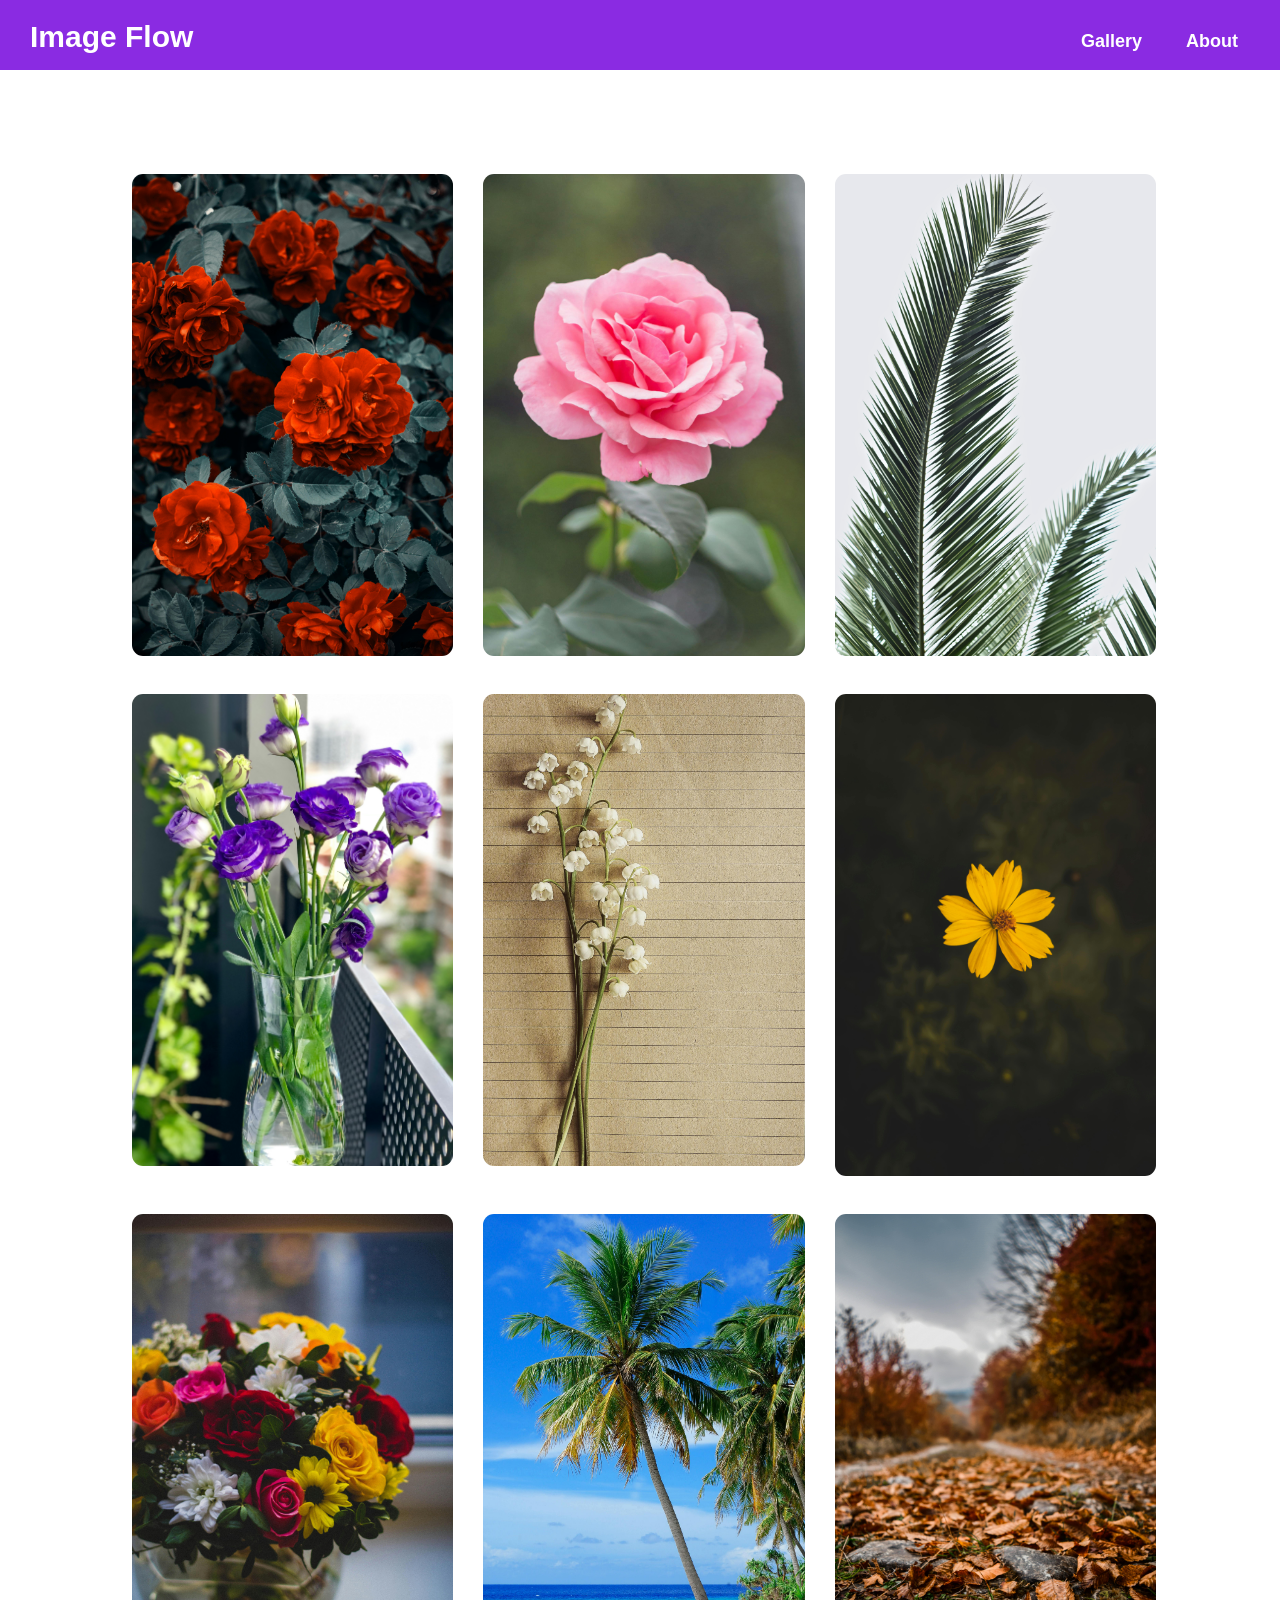
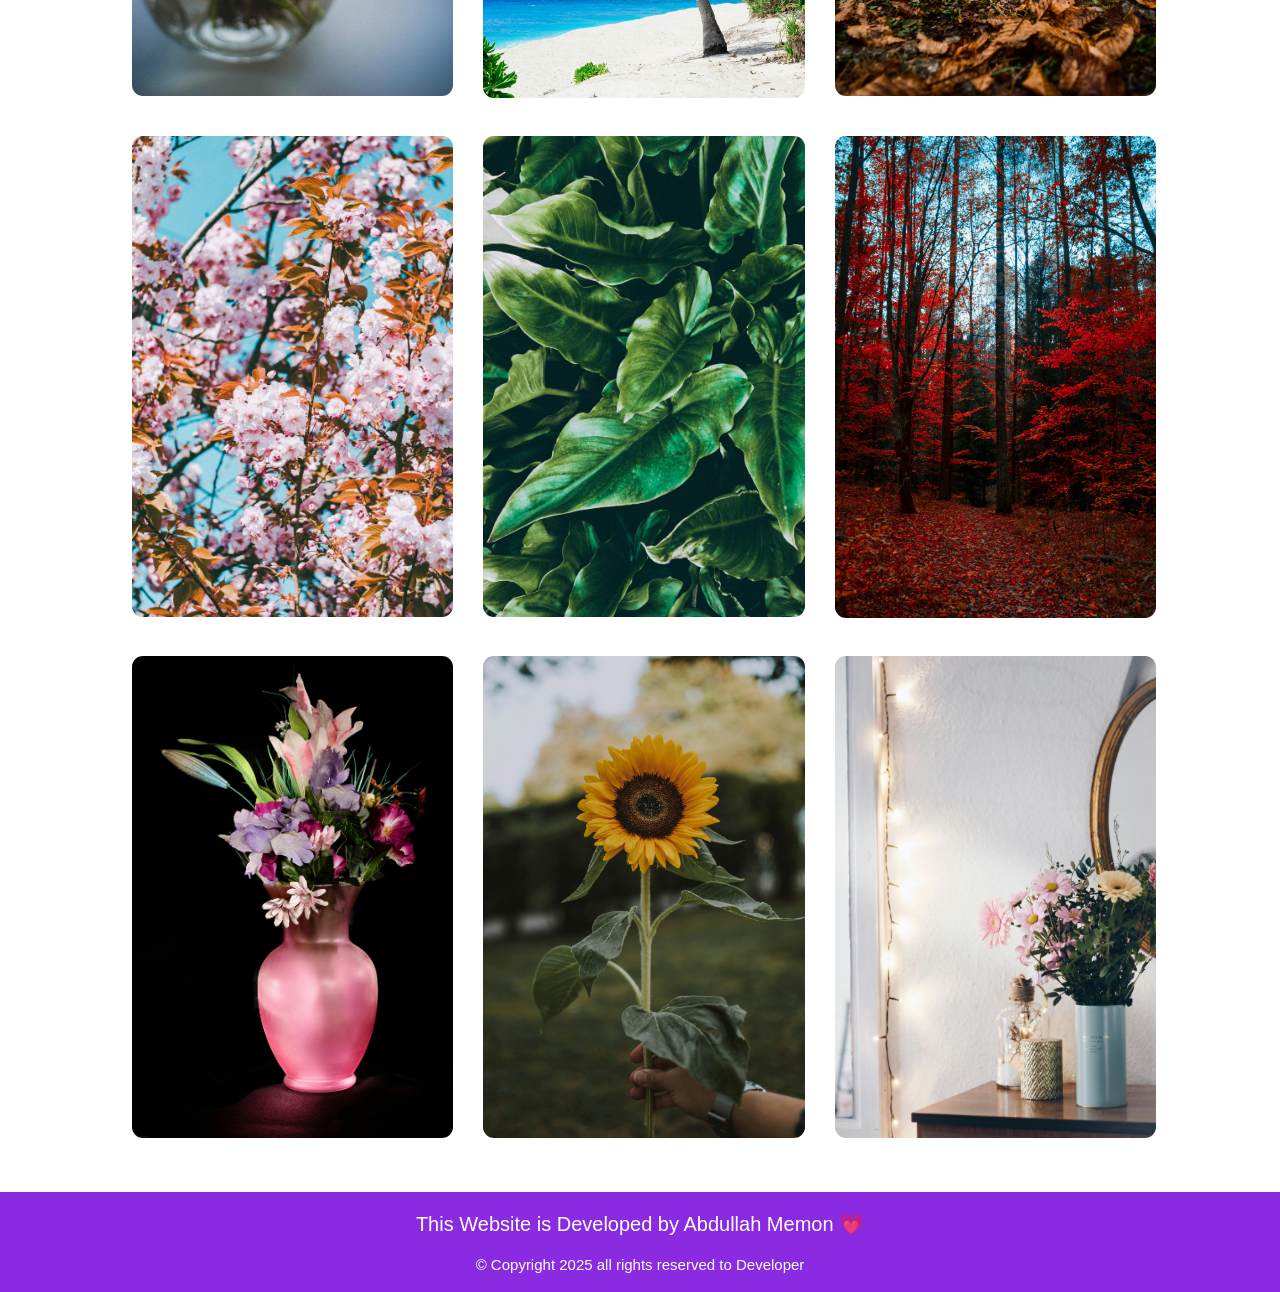
<file: index.html>
<!DOCTYPE html>
<html lang="en">

<head>
    <meta charset="UTF-8">
    <meta name="viewport" content="width=device-width, initial-scale=1.0">

    <link rel="stylesheet" href="style.css">

    <title> Image Flow </title>
</head>

<body>

    <div class="navContainer">
        <div class="logo">
            <a href="index.html">Image Flow</a>
        </div>
        <div class="navItems" id="navItems">
            <ul>
                <li><a href="index.html">Gallery</a></li>
                <li><a href="about.html">About</a></li>
            </ul>
        </div>
    </div>

    <div class="full-image" id="fullImageBox">
        <img src="images/1 (1).jpg" id="fullImage">
        <span onclick="closeFullImage()">X</span>
        <a id="downloadBtn" href="" download>
            <button>Download</button>
        </a>
    </div>

    <div class="image-gallery">
        <img src="images/1 (1).jpg" onclick="openFullImage(this.src)">
        <img src="images/1 (4).jpg" onclick="openFullImage(this.src)">
        <img src="images/1 (5).jpg" onclick="openFullImage(this.src)">
        <img src="images/1 (6).jpg" onclick="openFullImage(this.src)">
        <img src="images/1 (7).jpg" onclick="openFullImage(this.src)">
        <img src="images/1 (8).jpg" onclick="openFullImage(this.src)">
        <img src="images/1 (9).jpg" onclick="openFullImage(this.src)">
        <img src="images/1 (11).jpg" onclick="openFullImage(this.src)">
        <img src="images/1 (13).jpg" onclick="openFullImage(this.src)">
        <img src="images/1 (14).jpg" onclick="openFullImage(this.src)">
        <img src="images/1 (15).jpg" onclick="openFullImage(this.src)">
        <img src="images/1 (16).jpg" onclick="openFullImage(this.src)">
        <img src="images/2 (1).jpg" onclick="openFullImage(this.src)">
        <img src="images/2 (2).jpg" onclick="openFullImage(this.src)">
        <img src="images/2 (3).jpg" onclick="openFullImage(this.src)">
    </div>

    <footer>
        <div class="footerContainer">
            <p class="text"> This Website is Developed by Abdullah Memon &#128151 </p>
            <p class="copyText"> &#169 Copyright 2025 all rights reserved to Developer</p>
        </div>
    </footer>

    <script src="script.js"> </script>



</body>

</html>
</file>
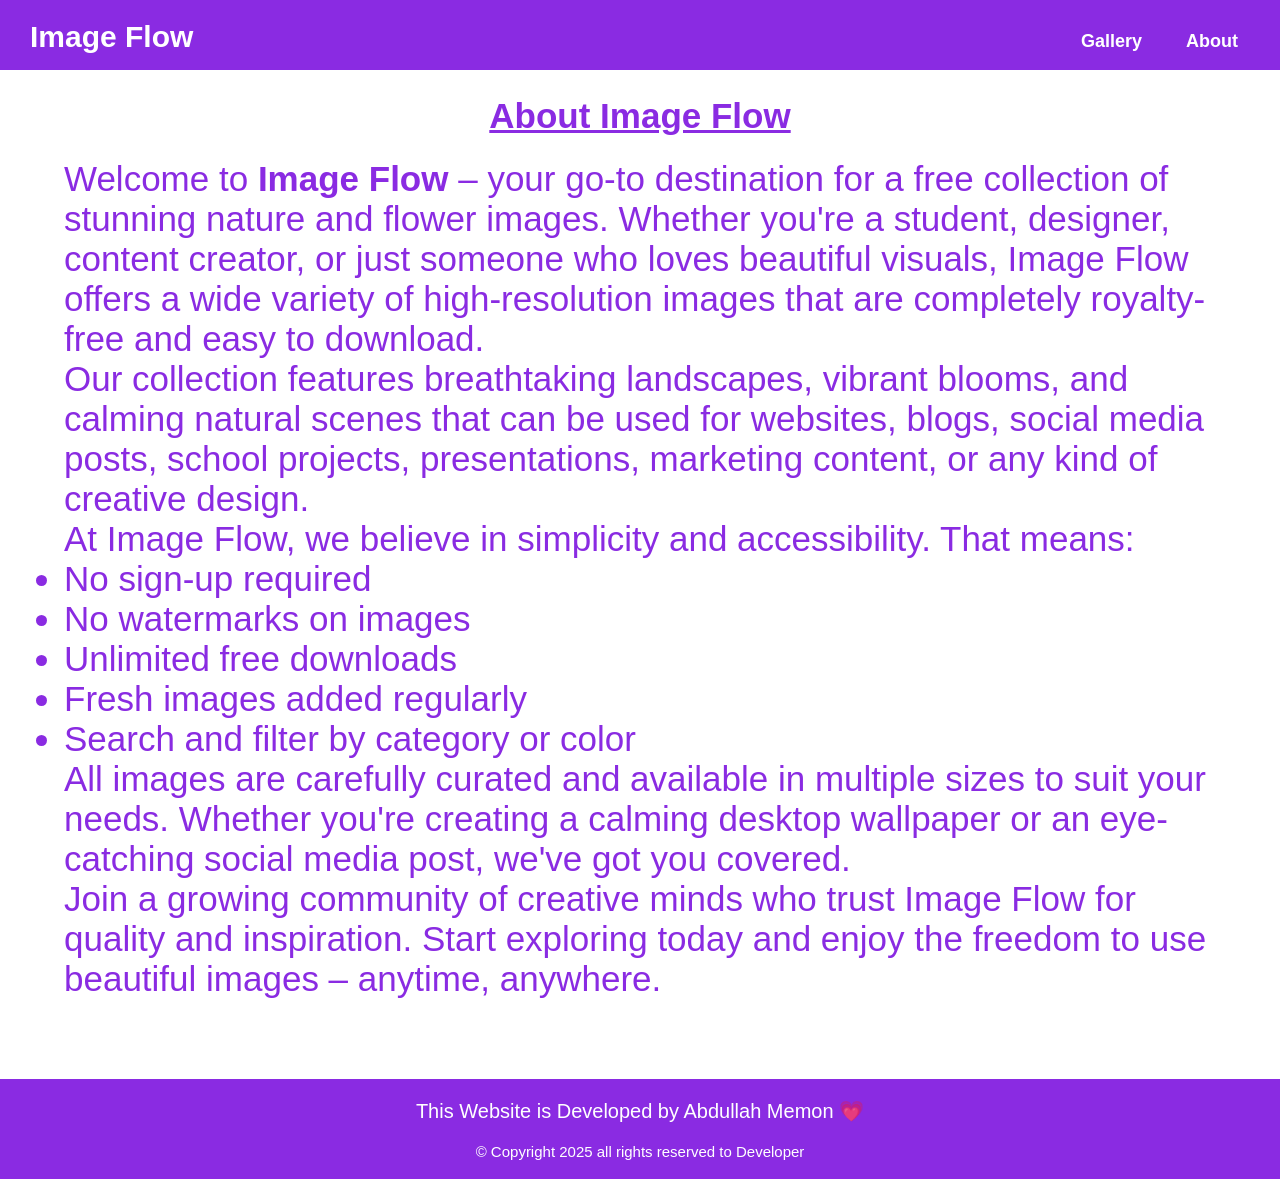
<file: about.html>
<!DOCTYPE html>
<html lang="en">

<head>
    <meta charset="UTF-8">
    <meta name="viewport" content="width=device-width, initial-scale=1.0">

    <link rel="stylesheet" href="style.css">

    <title> Image Flow </title>
</head>

<body>


    <div class="navContainer">
        <div class="logo">
            <a href="index.html">Image Flow</a>
        </div>
        <div class="navItems" id="navItems">
            <ul>
                <li><a href="index.html">Gallery</a></li>
                <li><a href="about.html">About</a></li>
            </ul>
        </div>
    </div>

    <div class="about-section">
        <h2>About Image Flow</h2>
        <p>
            Welcome to <strong>Image Flow</strong> – your go-to destination for a free collection of stunning nature and
            flower images.
            Whether you're a student, designer, content creator, or just someone who loves beautiful visuals, Image Flow
            offers a wide variety of high-resolution images that are completely royalty-free and easy to download.
        </p>
        <p>
            Our collection features breathtaking landscapes, vibrant blooms, and calming natural scenes that can be used
            for websites, blogs, social media posts, school projects, presentations, marketing content, or any kind of
            creative design.
        </p>
        <p>
            At Image Flow, we believe in simplicity and accessibility. That means:
        </p>
        <ul>
            <li>No sign-up required</li>
            <li>No watermarks on images</li>
            <li>Unlimited free downloads</li>
            <li>Fresh images added regularly</li>
            <li>Search and filter by category or color</li>
        </ul>
        <p>
            All images are carefully curated and available in multiple sizes to suit your needs. Whether you're creating
            a calming desktop wallpaper or an eye-catching social media post, we've got you covered.
        </p>
        <p>
            Join a growing community of creative minds who trust Image Flow for quality and inspiration. Start exploring
            today and enjoy the freedom to use beautiful images – anytime, anywhere.
        </p>

    </div>

    <br><br>
    <footer>
        <div class="footerContainer">
            <p class="text"> This Website is Developed by Abdullah Memon &#128151 </p>
            <p class="copyText"> &#169 Copyright 2025 all rights reserved to Developer</p>
        </div>
    </footer>


    <script src="script.js"> </script>


</body>

</html>
</file>
<file: style.css>
* {
    margin: 0;
    padding: 0;
    font-family: sans-serif;
    font-size: 35px;
    text-decoration: none;
}

.navContainer {
    display: flex;
    justify-content: space-between;
    align-items: center;
    background-color: blueviolet;
    padding: 15px 30px;
    flex-wrap: wrap;
}

.logo a {
    color: white;
    font-size: 30px;
    font-weight: bold;
}

.navItems ul {
    list-style: none;
    display: flex;
    gap: 20px;
}

.navItems ul li a {
    color: white;
    font-size: 18px;
    font-weight: bold;
    padding: 8px 12px;
}

.navItems ul li a:hover {
    background-color: wheat;
    color: black;
    border-radius: 10px;
}

@media (max-width: 768px) {
    .navContainer {
        flex-direction: column;
        align-items: center;
        padding: 10px 15px;
    }

    .navItems {
        display: block;
        width: 100%;
    }

    .navItems ul {
        flex-direction: column;
        align-items: center;
        gap: 15px;
    }

    .navItems ul li a {
        font-size: 16px;
        padding: 8px;
    }
}

.image-gallery {
    width: 80%;
    margin: 100px auto 50px;
    display: grid;
    grid-template-columns: repeat(auto-fit, minmax(250px, 1fr));
    grid-gap: 30px;
}

@keyframes glowBorder {
    0% {
        border-color: #cdb4db;
        box-shadow: 0 0 15px #cdb4db;
    }

    25% {
        border-color: #ffc8dd;
        box-shadow: 0 0 15px #ffc8dd;
    }

    50% {
        border-color: #ffafcc;
        box-shadow: 0 0 15px #ffafcc;
    }

    75% {
        border-color: #bde0fe;
        box-shadow: 0 0 15px #bde0fe;
    }

    100% {
        border-color: #a2d2ff;
        box-shadow: 0 0 15px #a2d2ff;
    }
}

.image-gallery img {
    width: 100%;
    cursor: pointer;
    border: 4px solid transparent;
    border-radius: 15px;
    transition: transform 0.3s ease;
}

.image-gallery img:hover {
    transform: scale(0.95);
    animation: glowBorder 2s infinite;
}

.full-image {
    width: 100%;
    height: 100vh;
    background: rgba(0, 0, 0, 0.9);
    position: fixed;
    top: 0;
    left: 0;
    display: none;
    align-items: center;
    justify-content: center;
    z-index: 100;
}

.full-image img {
    width: 90%;
    max-width: 500px;
}

.full-image span {
    position: absolute;
    top: 5%;
    right: 5%;
    font-size: 30px;
    color: white;
    cursor: pointer;
}

.full-image button {
    position: absolute;
    bottom: 30%;
    right: 5%;
    font-size: 30px;
    color: white;
    cursor: pointer;
    background-color: blueviolet;
    border-radius: 10px;
    padding: 20px;
}

.about-section {
    padding: 2% 5% 0%;
    color: blueviolet;
}

.about-section h2 {
    padding-bottom: 2%;
    text-align: center;
    text-decoration: underline;

}

.footerContainer {
    background-color: blueviolet;
    width: 100%;
    height: 100px;
}

.text {
    color: white;
    text-align: center;
    padding-top: 20px;
    font-size: 20px;
}

.copyText {
    color: white;
    text-align: center;
    padding-top: 20px;
    font-size: 15px;
}

@media (max-width: 1000px) {
    .full-image button {
    position: absolute;
    bottom: 5%;
    font-size: 20px;
    color: white;
    cursor: pointer;
    background-color: blueviolet;
    border-radius: 10px;
    padding: 10px;
    }
}
</file>
